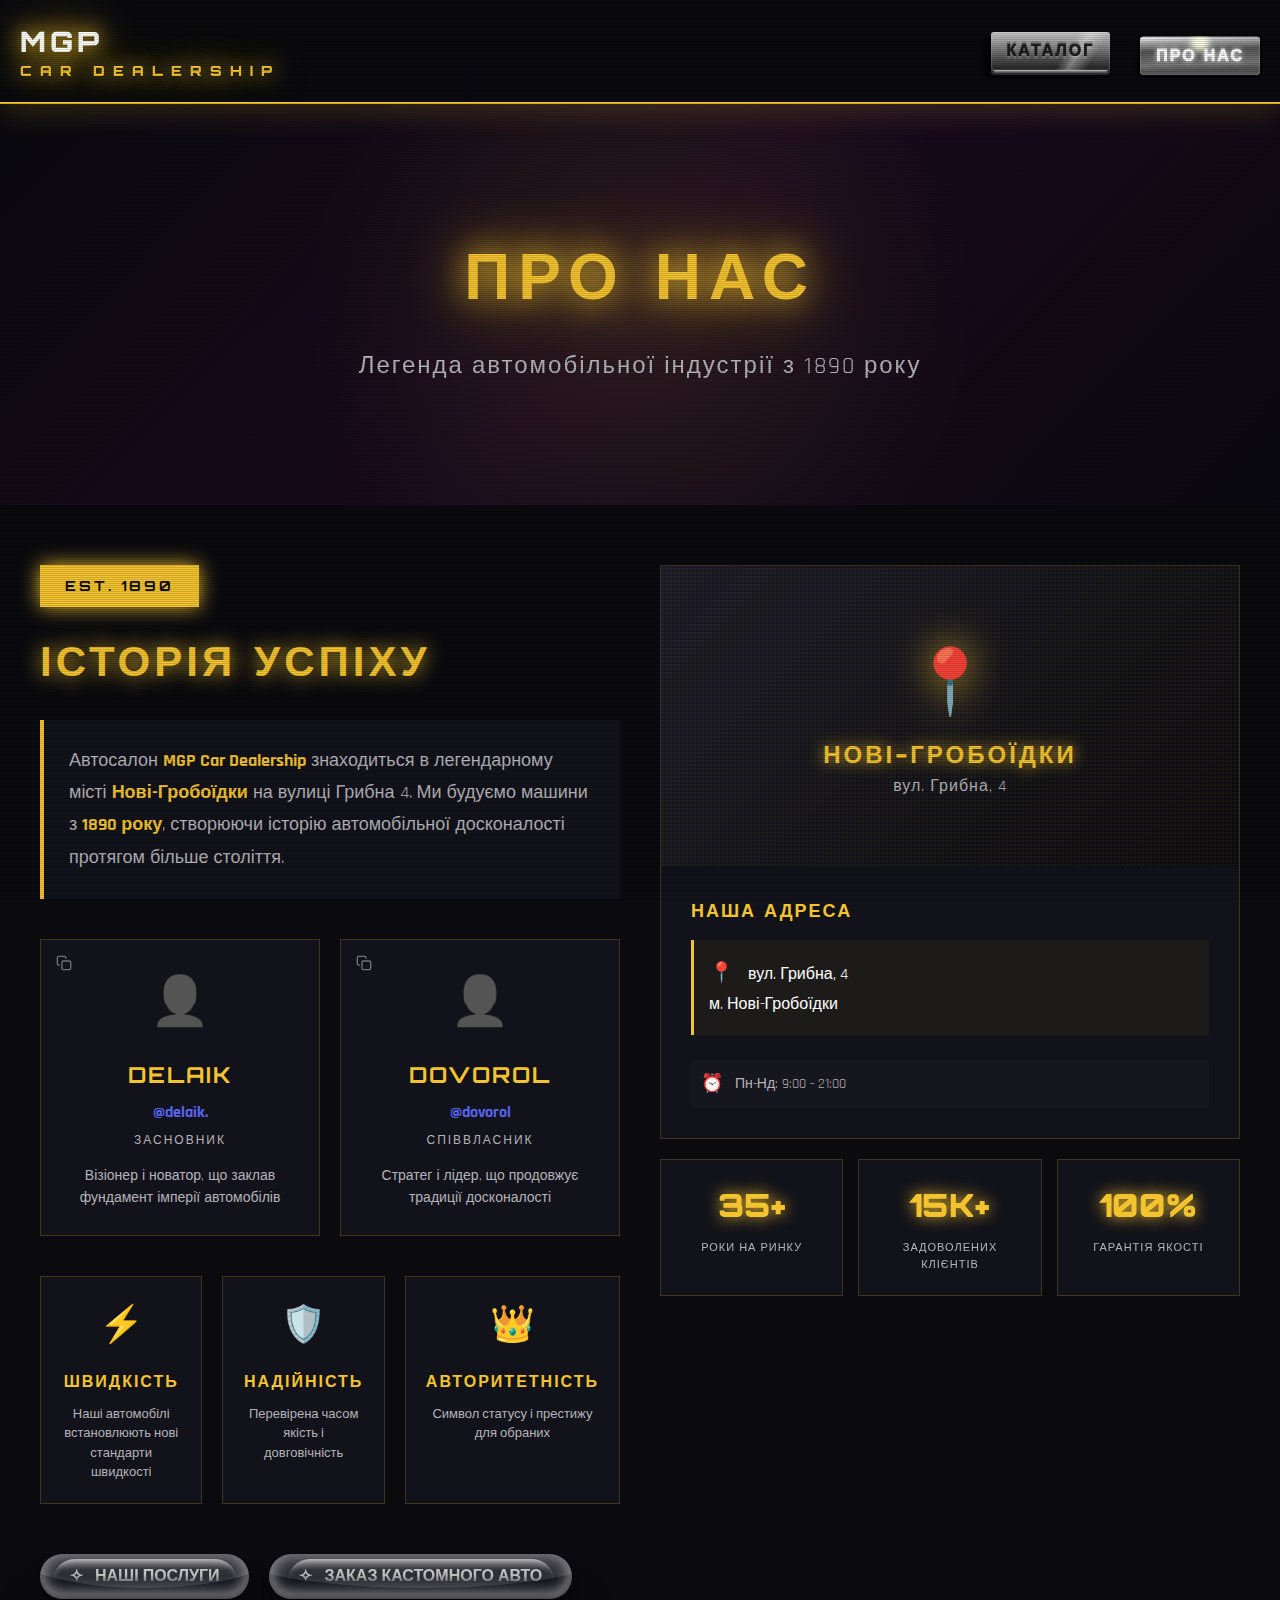
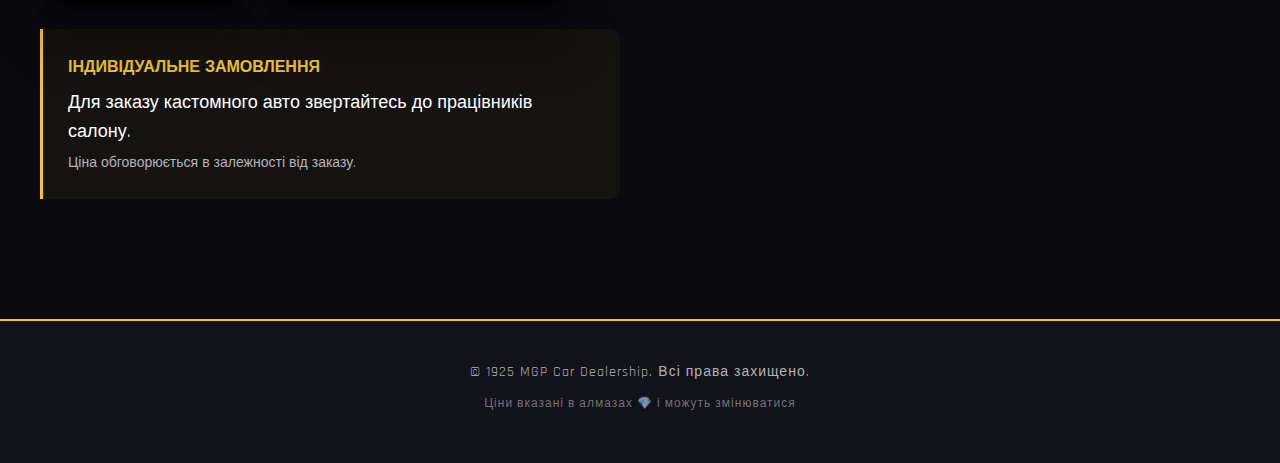
<file: about.html>
<!DOCTYPE html>
<html lang="uk">
<head>
    <meta charset="UTF-8">
    <meta name="viewport" content="width=device-width, initial-scale=1.0">
    <title>Про нас - MGP Car Dealership</title>
    <link rel="stylesheet" href="styles.css">
</head>
<body>
    <div class="scanlines"></div>
    
    <header>
        <div class="container">
            <div class="logo">
                <h1>MGP<span>CAR DEALERSHIP</span></h1>
            </div>
            <nav>
                <a href="index.html" class="nav-btn">
                    <span>Каталог</span>
                    <div class="shimmer">
                        <div></div>
                        <div></div>
                        <div></div>
                    </div>
                </a>
                <a href="about.html" class="nav-btn active">
                    <span>Про нас</span>
                    <div class="shimmer">
                        <div></div>
                        <div></div>
                        <div></div>
                    </div>
                </a>
            </nav>
        </div>
    </header>

    <section class="hero">
        <div class="hero-content">
            <h2>ПРО НАС</h2>
            <p>Легенда автомобільної індустрії з 1890 року</p>
        </div>
    </section>

    <section class="about-content">
        <div class="container">
            <div class="about-grid">
                <div class="about-text">
                    <div class="about-badge">EST. 1890</div>
                    <h3>ІСТОРІЯ УСПІХУ</h3>
                    <p class="about-intro">
                        Автосалон <span class="highlight">MGP Car Dealership</span> знаходиться в легендарному 
                        місті <span class="highlight">Нові-Гробоїдки</span> на вулиці Грибна 4. Ми будуємо машини 
                        з <span class="highlight">1890 року</span>, створюючи історію автомобільної досконалості 
                        протягом більше століття.
                    </p>

                    <div class="founders">
                        <div class="founder-card">
                            <button class="copy-btn" data-tag="@delaik." title="Копіювати тег">
                                <svg xmlns="http://www.w3.org/2000/svg" width="16" height="16" viewBox="0 0 24 24" fill="none" stroke="currentColor" stroke-width="2" stroke-linecap="round" stroke-linejoin="round"><rect x="9" y="9" width="13" height="13" rx="2" ry="2"></rect><path d="M5 15H4a2 2 0 0 1-2-2V4a2 2 0 0 1 2-2h9a2 2 0 0 1 2 2v1"></path></svg>
                            </button>
                            <div class="founder-icon">👤</div>
                            <h4>DELAIK</h4>
                            <p style="color: #5865F2; font-weight: bold; margin-bottom: 5px;">@delaik.</p>
                            <p class="founder-title">Засновник</p>
                            <p>Візіонер і новатор, що заклав фундамент імперії автомобілів</p>
                        </div>
                        <div class="founder-card">
                            <button class="copy-btn" data-tag="@dovorol" title="Копіювати тег">
                                <svg xmlns="http://www.w3.org/2000/svg" width="16" height="16" viewBox="0 0 24 24" fill="none" stroke="currentColor" stroke-width="2" stroke-linecap="round" stroke-linejoin="round"><rect x="9" y="9" width="13" height="13" rx="2" ry="2"></rect><path d="M5 15H4a2 2 0 0 1-2-2V4a2 2 0 0 1 2-2h9a2 2 0 0 1 2 2v1"></path></svg>
                            </button>
                            <div class="founder-icon">👤</div>
                            <h4>DOVOROL</h4>
                            <p style="color: #5865F2; font-weight: bold; margin-bottom: 5px;">@dovorol</p>
                            <p class="founder-title">Співвласник</p>
                            <p>Стратег і лідер, що продовжує традиції досконалості</p>
                        </div>
                    </div>

                    <div class="features-grid">
                        <div class="feature-item">
                            <div class="feature-icon">⚡</div>
                            <h5>ШВИДКІСТЬ</h5>
                            <p>Наші автомобілі встановлюють нові стандарти швидкості</p>
                        </div>
                        <div class="feature-item">
                            <div class="feature-icon">🛡️</div>
                            <h5>НАДІЙНІСТЬ</h5>
                            <p>Перевірена часом якість і довговічність</p>
                        </div>
                        <div class="feature-item">
                            <div class="feature-icon">👑</div>
                            <h5>АВТОРИТЕТНІСТЬ</h5>
                            <p>Символ статусу і престижу для обраних</p>
                        </div>
                    </div>

                    <div class="services-section" style="margin-top: 50px;">
                        <div class="services-buttons" style="display: flex; gap: 20px; flex-wrap: wrap; margin-bottom: 30px;">
                            <button class="filter-btn">
                                <div class="wrap">
                                    <p>
                                        <span>✧</span>
                                        <span>✦</span>
                                        Наші послуги
                                    </p>
                                </div>
                            </button>
                            <button class="filter-btn" onclick="window.open('https://docs.google.com/forms/d/e/1FAIpQLScwNJMNaNl8-Il7tCEU6bxSiM0XEY6sgvUser3EEn0Fl4B54Q/viewform?usp=publish-editor', '_blank')">
                                <div class="wrap">
                                    <p>
                                        <span>✧</span>
                                        <span>✦</span>
                                        Заказ кастомного авто
                                    </p>
                                </div>
                            </button>
                        </div>
                        <div class="custom-order-text" style="background: rgba(244, 196, 48, 0.05); padding: 25px; border-left: 3px solid var(--primary-color); border-radius: 0 10px 10px 0;">
                            <h4 style="color: var(--primary-color); margin-bottom: 10px; font-family: 'Orbitron', sans-serif;">ІНДИВІДУАЛЬНЕ ЗАМОВЛЕННЯ</h4>
                            <p style="color: var(--text-primary); margin-bottom: 5px; font-size: 18px;">Для заказу кастомного авто звертайтесь до працівників салону.</p>
                            <p style="color: var(--text-secondary); font-size: 14px;">Ціна обговорюється в залежності від заказу.</p>
                        </div>
                    </div>
                </div>

                <div class="about-location">
                    <div class="location-card">
                        <div class="location-map">
                            <div class="map-placeholder">
                                <div class="map-marker">📍</div>
                                <div class="map-info">
                                    <h4>НОВІ-ГРОБОЇДКИ</h4>
                                    <p>вул. Грибна, 4</p>
                                </div>
                            </div>
                        </div>
                        <div class="location-details">
                            <h4>НАША АДРЕСА</h4>
                            <p class="address">
                                <span class="address-icon">📍</span>
                                вул. Грибна, 4<br>
                                м. Нові-Гробоїдки
                            </p>
                            <div class="contact-info">
                                <div class="contact-item">
                                    <span class="contact-icon">⏰</span>
                                    <span>Пн-Нд: 9:00 - 21:00</span>
                                </div>
                            </div>
                        </div>
                    </div>

                    <div class="stats-cards">
                        <div class="stat-card">
                            <div class="stat-number">35+</div>
                            <div class="stat-label">Роки на ринку</div>
                        </div>
                        <div class="stat-card">
                            <div class="stat-number">15K+</div>
                            <div class="stat-label">Задоволених клієнтів</div>
                        </div>
                        <div class="stat-card">
                            <div class="stat-number">100%</div>
                            <div class="stat-label">Гарантія якості</div>
                        </div>
                    </div>
                </div>
            </div>
        </div>
    </section>

    <footer>
        <div class="container">
            <p>&copy; 1925 MGP Car Dealership. Всі права захищено.</p>
            <p class="footer-note">Ціни вказані в алмазах 💎 і можуть змінюватися</p>
        </div>
    </footer>

    <script>
        // Ефект для кнопок навігації
        document.addEventListener('DOMContentLoaded', () => {
            const buttons = document.querySelectorAll(".nav-btn");
            buttons.forEach((button) => {
                button.addEventListener("mousemove", (e) => {
                    const rect = button.getBoundingClientRect();
                    const offsetX = e.clientX - rect.left;
                    const percent = (offsetX / rect.width) * 100;
                    let mapped = percent - 50;
                    const step = 5;
                    mapped = Math.round(mapped / step) * step;
                    button.style.setProperty("--x", `${mapped}%`);
                });
                button.addEventListener("mouseleave", () => {
                    button.style.setProperty("--x", `0%`);
                });
            });

            // Копіювання Discord тегів
            const copyBtns = document.querySelectorAll('.copy-btn');
            copyBtns.forEach(btn => {
                btn.addEventListener('click', () => {
                    const tag = btn.dataset.tag;
                    navigator.clipboard.writeText(tag).then(() => {
                        // Зберігаємо оригінальний SVG
                        const originalContent = btn.innerHTML;
                        
                        // Показуємо галочку
                        btn.innerHTML = '<svg xmlns="http://www.w3.org/2000/svg" width="16" height="16" viewBox="0 0 24 24" fill="none" stroke="#00ff00" stroke-width="2" stroke-linecap="round" stroke-linejoin="round"><polyline points="20 6 9 17 4 12"></polyline></svg>';
                        
                        // Повертаємо назад через 2 секунди
                        setTimeout(() => {
                            btn.innerHTML = originalContent;
                        }, 2000);
                    }).catch(err => {
                        console.error('Failed to copy: ', err);
                    });
                });
            });
        });
    </script>
</body>
</html>
</file>
<file: styles.css>
@import url('https://fonts.googleapis.com/css2?family=Rajdhani:wght@300;400;500;600;700&family=Orbitron:wght@400;500;600;700;800;900&display=swap');

* {
    margin: 0;
    padding: 0;
    box-sizing: border-box;
}

:root {
    --primary-color: #f4c430;
    --secondary-color: #ff6b35;
    --bg-dark: #0a0a0f;
    --bg-card: #12121a;
    --bg-hover: #1a1a28;
    --text-primary: #ffffff;
    --text-secondary: #b4b4b8;
    --accent-cyan: #00fff5;
    --accent-pink: #ff00ff;
}

body {
    font-family: 'Rajdhani', sans-serif;
    background-color: var(--bg-dark);
    color: var(--text-primary);
    line-height: 1.6;
    overflow-x: hidden;
    position: relative;
    cursor: url('data:image/svg+xml;utf8,<svg xmlns="http://www.w3.org/2000/svg" width="32" height="32" viewBox="0 0 32 32"><text y="28" font-size="28" transform="rotate(-45 16 16)">☝️</text></svg>') 20 0, auto;
}

/* Scanlines effect */
.scanlines {
    position: fixed;
    top: 0;
    left: 0;
    width: 100%;
    height: 100%;
    pointer-events: none;
    z-index: 999;
    background: repeating-linear-gradient(
        0deg,
        rgba(0, 0, 0, 0.15),
        rgba(0, 0, 0, 0.15) 1px,
        transparent 1px,
        transparent 2px
    );
    animation: scanline 8s linear infinite;
}

@keyframes scanline {
    0% {
        transform: translateY(0);
    }
    100% {
        transform: translateY(10px);
    }
}

.container {
    max-width: 1400px;
    margin: 0 auto;
    padding: 0 20px;
}

/* Header */
header {
    background: linear-gradient(180deg, rgba(10, 10, 15, 0.98) 0%, rgba(10, 10, 15, 0.9) 100%);
    backdrop-filter: blur(10px);
    border-bottom: 2px solid var(--primary-color);
    position: sticky;
    top: 0;
    z-index: 100;
    box-shadow: 0 5px 30px rgba(244, 196, 48, 0.2);
}

/* Adaptive header light stripe that follows scroll/mouse */
.header-light {
    position: absolute;
    top: 0;
    left: -40%;
    width: 80%;
    height: 120%;
    pointer-events: none;
    z-index: 30;
    mix-blend-mode: screen;
    background: linear-gradient(90deg, rgba(255,255,255,0) 0%, rgba(255,255,255,0.35) 45%, rgba(255,255,255,0.18) 55%, rgba(255,255,255,0) 100%);
    transform: translateX(var(--hl-x, 0%)) skewX(-20deg);
    filter: blur(10px) saturate(120%);
    opacity: var(--hl-opacity, 0.45);
    transition: opacity 220ms linear;
}

@media (max-width: 768px) {
    .header-light { height: 140%; left: -50%; width: 100%; filter: blur(8px); }
}

/* Slim reflective glint on the bottom edge of the header */
.header-bottom-glint {
    position: absolute;
    left: 0;
    right: 0;
    bottom: 0;
    height: 8px;
    pointer-events: none;
    z-index: 40;
    background: linear-gradient(90deg, rgba(255,255,255,0) 0%, rgba(255,255,255,0.7) 45%, rgba(255,255,255,0.45) 55%, rgba(255,255,255,0) 100%);
    transform: translateX(var(--hb-x, 0%)) skewX(-8deg);
    filter: blur(6px) saturate(120%);
    opacity: var(--hb-opacity, 0.55);
    transition: opacity 180ms linear;
}

@media (max-width: 768px) {
    .header-bottom-glint { height: 6px; filter: blur(4px); }
}

header .container {
    display: flex;
    justify-content: space-between;
    align-items: center;
    padding: 20px;
}

.logo h1 {
    font-family: 'Orbitron', sans-serif;
    font-size: 28px;
    font-weight: 900;
    letter-spacing: 4px;
    color: var(--text-primary);
    text-shadow: 0 0 20px var(--primary-color), 0 0 40px var(--primary-color);
}

.logo h1 span {
    display: block;
    font-size: 14px;
    letter-spacing: 8px;
    color: var(--primary-color);
    margin-top: -5px;
}

nav {
    display: flex;
    gap: 30px;
}

.nav-btn {
    display: block;
    width: fit-content;
    height: fit-content;
    position: relative;
    margin: 0;
    background: linear-gradient(#ccc, #1e1e1e);
    box-shadow: inset 0 0 0.1em 0 #ccc, 0 0.3em 0.1em -0.2em #aaa, 0 0.3em 0 0 #333,
        0 0.4em 0 0.1em #0004, -0.4em 0.4em 0.2em 0 #000a;
    border-radius: 0.2em;
    text-decoration: none;
    color: #1e1e1e;
    font-weight: 1000;
    text-shadow: 0 -2px 1px #0004, 0 2px 1px #fff4;
    padding: 0.4em 1em;
    transition: all 0.2s ease;
    --x: 0%;
    cursor: url('data:image/svg+xml;utf8,<svg xmlns="http://www.w3.org/2000/svg" width="32" height="32" viewBox="0 0 32 32"><text y="28" font-size="28">🖕</text></svg>') 20 0, pointer;
    font-family: 'Orbitron', sans-serif;
    font-size: 16px;
    letter-spacing: 2px;
    text-transform: uppercase;
    overflow: hidden;
}

.nav-btn span {
    user-select: none;
    position: relative;
    z-index: 10;
}

.nav-btn::before {
    content: "";
    display: block;
    position: absolute;
    left: 0;
    right: 0;
    top: 0;
    bottom: 0;
    margin: auto;
    width: 2em;
    height: 100%;
    background: linear-gradient(90deg, #fff0 0%, #fff4 30%, #fff6 40%, #fff0 100%);
    transform: skewX(-32deg);
    translate: 2em;
    transition: all 0.2s ease;
    pointer-events: none;
}

.nav-btn:hover, .nav-btn.active {
    translate: 0 0.3em;
    color: #fff;
    text-shadow: 0 0 0 #0000, 0 0 5px #fff;
    box-shadow: inset 0 0 0.1em 0 #ccc, 0 0em 0.1em -0.2em #aaa, 0 0em 0 0 #333,
        0 0.1em 0 0.1em #0004, -0.1em 0 0.2em 0 #000a;
    background: linear-gradient(
        -182deg,
        #fff 0%,
        #aaa 16%,
        #555 36%,
        #777 70%,
        #555 84%
    );
}

.nav-btn:hover::before, .nav-btn.active::before {
    width: 1em;
    transform: skewX(0deg);
    translate: -3em;
    opacity: 0;
}

.nav-btn:hover .shimmer, .nav-btn.active .shimmer {
    opacity: 1;
}

.shimmer {
    position: absolute;
    left: 0;
    right: 0;
    top: 12%;
    z-index: 3;
    margin: auto;
    transform: translate(0, 0);
    transition: all 0.2s ease, translate 0.8s ease-out;
    --shimmer-size: 3em;
    --shimmer-clr: #fffde7;
    opacity: 0;
    translate: var(--x);
    pointer-events: none;
}

.shimmer > div,
.shimmer > div::before {
    position: absolute;
    left: 0;
    right: 0;
    top: 0;
    bottom: 0;
    margin: auto;
    z-index: 100;
    width: var(--shimmer-size);
    height: var(--shimmer-size);
}

.shimmer > div {
    --ani-speed: 8s;
    aspect-ratio: 1;
    width: calc(2 * var(--shimmer-size));
    animation: flicker-spin var(--ani-speed) linear infinite;
}

.shimmer > div + div {
    animation-delay: calc(-1 * var(--ani-speed) / 3);
}

.shimmer > div + div + div {
    animation-delay: calc(-2 * var(--ani-speed) / 3);
}

.shimmer > div::before {
    content: "";
    display: block;
    width: calc(var(--shimmer-size) / 4);
    height: calc(var(--shimmer-size) / 4);
    background: var(--shimmer-clr);
    filter: blur(4px);
    animation: flicker-spin calc(var(--ani-speed) / 2) linear reverse infinite;
}

@keyframes flicker-spin {
    0% {
        border-image: radial-gradient(var(--shimmer-clr) 69%, #0000 70%) 2%/45%;
        rotate: 0deg;
    }
    50% {
        border-image: radial-gradient(var(--shimmer-clr) 69%, #0000 70%) 0%/42%;
    }
    100% {
        border-image: radial-gradient(var(--shimmer-clr) 69%, #0000 70%) 2%/45%;
        rotate: 360deg;
    }
}

/* Hero Section */
.hero {
    background: linear-gradient(135deg, #0a0a0f 0%, #1a0a1f 50%, #0a0a0f 100%);
    padding: 120px 20px;
    text-align: center;
    position: relative;
    overflow: hidden;
}

/* Three.js 3D text container in hero */
#three-text-container {
    width: 100%;
    height: 140px;
    max-height: 180px;
    margin: 0 auto 10px auto;
    pointer-events: none; /* let mouse events pass to page */
}

.hero-fallback {
    font-family: 'Orbitron', sans-serif;
    font-size: 48px;
    letter-spacing: 6px;
    margin-top: 8px;
}

.hero::before {
    content: '';
    position: absolute;
    top: 0;
    left: 0;
    width: 100%;
    height: 100%;
    background: radial-gradient(circle at 50% 50%, rgba(244, 196, 48, 0.1) 0%, transparent 50%);
}

.hero-content {
    position: relative;
    z-index: 1;
}

.hero h2 {
    font-family: 'Orbitron', sans-serif;
    font-size: 64px;
    font-weight: 900;
    letter-spacing: 8px;
    color: var(--primary-color);
    text-shadow: 0 0 30px var(--primary-color), 0 0 60px var(--primary-color);
    margin-bottom: 20px;
    animation: glow 2s ease-in-out infinite alternate;
}

@keyframes glow {
    from {
        text-shadow: 0 0 20px var(--primary-color), 0 0 40px var(--primary-color);
    }
    to {
        text-shadow: 0 0 30px var(--primary-color), 0 0 60px var(--primary-color), 0 0 80px var(--primary-color);
    }
}

.hero p {
    font-size: 24px;
    color: var(--text-secondary);
    letter-spacing: 2px;
}

/* Filters */
.filters {
    padding: 40px 20px;
    background: var(--bg-card);
    border-bottom: 1px solid rgba(244, 196, 48, 0.2);
}

.filters .container {
    display: flex;
    justify-content: center;
    gap: 20px;
    flex-wrap: wrap;
}

.filter-btn {
    --white: #ffe7ff;
    --bg: var(--bg-card);
    --radius: 100px;
    outline: none;
    cursor: url('data:image/svg+xml;utf8,<svg xmlns="http://www.w3.org/2000/svg" width="32" height="32" viewBox="0 0 32 32"><text y="28" font-size="28">🖕</text></svg>') 20 0, pointer;
    border: 0;
    position: relative;
    border-radius: var(--radius);
    background-color: var(--bg);
    transition: all 0.2s ease;
    box-shadow:
        inset 0 0.3rem 0.9rem rgba(255, 255, 255, 0.3),
        inset 0 -0.1rem 0.3rem rgba(0, 0, 0, 0.7),
        inset 0 -0.4rem 0.9rem rgba(255, 255, 255, 0.5),
        0 3rem 3rem rgba(0, 0, 0, 0.3),
        0 1rem 1rem -0.6rem rgba(0, 0, 0, 0.8);
    font-family: 'Rajdhani', sans-serif;
    text-transform: uppercase;
    padding: 0;
    overflow: visible;
}

.filter-btn .wrap {
    font-size: 16px;
    font-weight: 600;
    color: rgba(255, 255, 255, 0.7);
    padding: 12px 30px;
    border-radius: inherit;
    position: relative;
    overflow: hidden;
    display: block;
}

.filter-btn .wrap p span:nth-child(2) {
    display: none;
}

.filter-btn:hover .wrap p span:nth-child(1),
.filter-btn.active .wrap p span:nth-child(1) {
    display: none;
}

.filter-btn:hover .wrap p span:nth-child(2),
.filter-btn.active .wrap p span:nth-child(2) {
    display: inline-block;
    color: var(--primary-color);
}

.filter-btn .wrap p {
    display: flex;
    align-items: center;
    justify-content: center;
    gap: 12px;
    margin: 0;
    transition: all 0.2s ease;
    transform: translateY(2%);
    mask-image: linear-gradient(to bottom, white 40%, transparent);
    -webkit-mask-image: linear-gradient(to bottom, white 40%, transparent);
}

.filter-btn .wrap::before,
.filter-btn .wrap::after {
    content: "";
    position: absolute;
    transition: all 0.3s ease;
}

.filter-btn .wrap::before {
    left: -15%;
    right: -15%;
    bottom: 25%;
    top: -100%;
    border-radius: 50%;
    background-color: rgba(255, 255, 255, 0.12);
}

.filter-btn .wrap::after {
    left: 6%;
    right: 6%;
    top: 12%;
    bottom: 40%;
    border-radius: 22px 22px 0 0;
    box-shadow: inset 0 10px 8px -10px rgba(255, 255, 255, 0.8);
    background: linear-gradient(
        180deg,
        rgba(255, 255, 255, 0.3) 0%,
        rgba(0, 0, 0, 0) 50%,
        rgba(0, 0, 0, 0) 100%
    );
}

.filter-btn:hover,
.filter-btn.active {
    box-shadow:
        inset 0 0.3rem 0.5rem rgba(255, 255, 255, 0.4),
        inset 0 -0.1rem 0.3rem rgba(0, 0, 0, 0.7),
        inset 0 -0.4rem 0.9rem rgba(255, 255, 255, 0.7),
        0 3rem 3rem rgba(0, 0, 0, 0.3),
        0 1rem 1rem -0.6rem rgba(0, 0, 0, 0.8);
}

.filter-btn.active {
    box-shadow:
        inset 0 0.3rem 0.5rem rgba(244, 196, 48, 0.4),
        inset 0 -0.1rem 0.3rem rgba(0, 0, 0, 0.7),
        inset 0 -0.4rem 0.9rem rgba(244, 196, 48, 0.7),
        0 3rem 3rem rgba(0, 0, 0, 0.3),
        0 1rem 1rem -0.6rem rgba(0, 0, 0, 0.8);
}

.filter-btn:hover .wrap::before,
.filter-btn.active .wrap::before {
    transform: translateY(-5%);
}

.filter-btn:hover .wrap::after,
.filter-btn.active .wrap::after {
    opacity: 0.4;
    transform: translateY(5%);
}

.filter-btn:hover .wrap p,
.filter-btn.active .wrap p {
    transform: translateY(-4%);
}

.filter-btn:active {
    transform: translateY(4px);
    box-shadow:
        inset 0 0.3rem 0.5rem rgba(255, 255, 255, 0.5),
        inset 0 -0.1rem 0.3rem rgba(0, 0, 0, 0.8),
        inset 0 -0.4rem 0.9rem rgba(255, 255, 255, 0.4),
        0 3rem 3rem rgba(0, 0, 0, 0.3),
        0 1rem 1rem -0.6rem rgba(0, 0, 0, 0.8);
}

/* Catalog */
.catalog {
    padding: 60px 20px;
}

.car-grid {
    display: grid;
    grid-template-columns: repeat(auto-fill, minmax(380px, 1fr));
    gap: 30px;
}

.car-card {
    background: var(--bg-card);
    border: 1px solid rgba(244, 196, 48, 0.2);
    overflow: visible;
    transition: all 0.4s ease;
    position: relative;
    cursor: url('data:image/svg+xml;utf8,<svg xmlns="http://www.w3.org/2000/svg" width="32" height="32" viewBox="0 0 32 32"><text y="28" font-size="28">🖕</text></svg>') 20 0, pointer;
}

.card-glare-container {
    position: absolute;
    top: 0;
    left: 0;
    width: 100%;
    height: 100%;
    overflow: hidden;
    pointer-events: none;
    z-index: 1;
    border-radius: inherit;
}

.card-glare-container::before {
    content: '';
    position: absolute;
    top: 0;
    left: -100%;
    width: 100%;
    height: 100%;
    background: linear-gradient(90deg, transparent, rgba(244, 196, 48, 0.1), transparent);
    transition: left 0.6s ease;
}

.car-card:hover .card-glare-container::before,
.car-card.in-view .card-glare-container::before {
    left: 100%;
}

.car-card:hover,
.car-card.in-view {
    transform: translateY(-10px);
    border-color: var(--primary-color);
    box-shadow: 0 10px 40px rgba(244, 196, 48, 0.3);
}

/* Додаткова анімація для мобільних при появі */
@media (max-width: 768px) {
    .car-card {
        opacity: 0;
        transform: translateY(30px);
        transition: all 0.6s ease;
    }

    .car-card.in-view {
        opacity: 1;
        transform: translateY(-10px);
    }
}

.car-image {
    position: relative;
    height: 250px;
    overflow: hidden;
    border-radius: 0;
}

/* Small Three.js viewport for a diamond icon on each card */
.diamond-viewport {
    position: absolute;
    top: 10px;
    right: 10px;
    width: 92px;
    height: 92px;
    pointer-events: none; /* allow clicks through to card */
    z-index: 6;
}
.diamond-viewport canvas {
    width: 100%;
    height: 100%;
    display: block;
}

/* Inline diamond next to price */
.price-with-diamond {
    display: inline-flex;
    align-items: center;
    gap: 6px;
}
.diamond-inline {
    width: 64px;
    height: 64px;
    pointer-events: none;
    display: inline-block;
}
.diamond-inline canvas { width: 100%; height: 100%; display: block; }

/* Slider styles */
.car-slider {
    width: 100%;
    height: 100%;
    position: relative;
}

/* Градієнт overlay створюється через JS */
.slider-gradient-overlay {
    position: absolute;
    top: 0;
    left: 0;
    width: 100%;
    height: 100%;
    opacity: 0.35;
    mix-blend-mode: overlay;
    pointer-events: none;
    z-index: 1;
}

/* Градієнтна полоска зверху */
.car-slider[data-gradient]::before {
    content: '';
    position: absolute;
    top: 0;
    left: 0;
    width: 100%;
    height: 8px;
    background: var(--slider-gradient);
    pointer-events: none;
    z-index: 3;
    box-shadow: 0 2px 15px rgba(0, 0, 0, 0.5);
}

.car-slider::after {
    content: '';
    position: absolute;
    bottom: 0;
    left: 0;
    width: 100%;
    height: 40%;
    background: linear-gradient(
        to top,
        rgba(10, 10, 15, 0.8) 0%,
        rgba(10, 10, 15, 0.4) 50%,
        transparent 100%
    );
    pointer-events: none;
    z-index: 1;
}

.slider-image {
    position: absolute;
    top: 0;
    left: 0;
    width: 100%;
    height: 100%;
    background-size: cover;
    background-position: center;
    background-repeat: no-repeat;
    opacity: 0;
    transition: opacity 0.8s ease-in-out;
}

.slider-image.active {
    opacity: 1;
}

.slider-brand-text {
    position: absolute;
    top: 50%;
    left: 50%;
    transform: translate(-50%, -50%);
    font-family: 'Orbitron', sans-serif;
    font-size: 32px;
    font-weight: 900;
    letter-spacing: 4px;
    z-index: 2;
    pointer-events: none;
    text-align: center;
}

.car-slider[data-gradient] .slider-brand-text {
    background: var(--slider-gradient, linear-gradient(135deg, #30cfd0 0%, #330867 100%));
    background-clip: text;
    -webkit-background-clip: text;
    -webkit-text-fill-color: transparent;
    text-shadow: none;
    filter: drop-shadow(0 2px 10px rgba(0, 0, 0, 0.5));
}

.slider-dots {
    position: absolute;
    bottom: 15px;
    left: 50%;
    transform: translateX(-50%);
    display: flex;
    gap: 8px;
    z-index: 2;
}

.slider-dots .dot {
    width: 10px;
    height: 10px;
    border-radius: 50%;
    background: rgba(255, 255, 255, 0.5);
    cursor: url('data:image/svg+xml;utf8,<svg xmlns="http://www.w3.org/2000/svg" width="32" height="32" viewBox="0 0 32 32"><text y="28" font-size="28">🖕</text></svg>') 20 0, pointer;
    transition: all 0.3s ease;
}

.slider-dots .dot.active {
    background: var(--primary-color);
    box-shadow: 0 0 10px var(--primary-color);
    transform: scale(1.2);
}

.slider-dots .dot:hover {
    background: rgba(255, 255, 255, 0.8);
}

.placeholder-img {
    width: 100%;
    height: 100%;
    display: flex;
    align-items: center;
    justify-content: center;
    font-family: 'Orbitron', sans-serif;
    font-size: 32px;
    font-weight: 900;
    color: rgba(255, 255, 255, 0.8);
    text-shadow: 0 2px 10px rgba(0, 0, 0, 0.5);
    letter-spacing: 4px;
}

.car-badge {
    position: absolute;
    top: 15px;
    right: 15px;
    background: var(--primary-color);
    color: var(--bg-dark);
    padding: 8px 20px;
    font-weight: 700;
    font-size: 12px;
    letter-spacing: 2px;
    z-index: 2;
    box-shadow: 0 0 20px var(--primary-color);
}

.car-badge.hot {
    background: var(--secondary-color);
    animation: pulse 2s ease-in-out infinite;
}

@keyframes pulse {
    0%, 100% {
        box-shadow: 0 0 20px var(--secondary-color);
    }
    50% {
        box-shadow: 0 0 30px var(--secondary-color), 0 0 40px var(--secondary-color);
    }
}

.car-info {
    padding: 25px;
    position: relative;
    overflow: visible;
    z-index: 2;
}

.car-info h3 {
    font-family: 'Orbitron', sans-serif;
    font-size: 22px;
    font-weight: 700;
    letter-spacing: 2px;
    margin-bottom: 8px;
    color: var(--text-primary);
}

.car-type {
    color: var(--primary-color);
    font-size: 14px;
    font-weight: 600;
    letter-spacing: 2px;
    text-transform: uppercase;
    margin-bottom: 20px;
}

/* Color Palette */
.car-colors {
    margin-bottom: 25px;
    position: relative;
    overflow: visible;
}

.colors-label {
    display: block;
    font-size: 12px;
    color: var(--text-secondary);
    letter-spacing: 1px;
    text-transform: uppercase;
    margin-bottom: 12px;
}

.color-palette {
    display: flex;
    gap: 10px;
    flex-wrap: wrap;
}

.color-circle {
    width: 36px;
    height: 36px;
    border-radius: 50%;
    box-shadow: 0 0 0 2px rgba(244, 196, 48, 0.2);
    transition: all 0.3s ease;
    position: relative;
    cursor: url('data:image/svg+xml;utf8,<svg xmlns="http://www.w3.org/2000/svg" width="32" height="32" viewBox="0 0 32 32"><text y="28" font-size="28">🖕</text></svg>') 20 0, pointer;
}

.color-circle:hover {
    transform: scale(1.2);
    box-shadow: 0 0 0 2px var(--primary-color), 0 0 15px rgba(244, 196, 48, 0.5);
}

.color-circle.rainbow {
    background: linear-gradient(135deg, 
        #ff0000 0%, 
        #ff7f00 14%, 
        #ffff00 28%, 
        #00ff00 42%, 
        #0000ff 57%, 
        #4b0082 71%, 
        #9400d3 85%, 
        #ff0000 100%
    );
    animation: rainbowRotate 3s linear infinite;
}

@keyframes rainbowRotate {
    0% {
        filter: hue-rotate(0deg);
    }
    100% {
        filter: hue-rotate(360deg);
    }
}

/* Tooltip */
.color-circle::after {
    content: attr(data-tooltip);
    position: absolute;
    bottom: calc(100% + 10px);
    left: 50%;
    transform: translateX(-50%) scale(0);
    background: var(--bg-dark);
    color: var(--text-primary);
    padding: 8px 12px;
    border-radius: 4px;
    font-size: 12px;
    white-space: nowrap;
    border: 1px solid var(--primary-color);
    box-shadow: 0 5px 20px rgba(0, 0, 0, 0.5);
    pointer-events: none;
    opacity: 0;
    transition: all 0.3s ease;
    z-index: 1000;
}

.color-circle:hover::after,
.color-circle.active::after {
    transform: translateX(-50%) scale(1);
    opacity: 1;
}

/* Arrow for tooltip */
.color-circle::before {
    content: '';
    position: absolute;
    bottom: calc(100% + 4px);
    left: 50%;
    transform: translateX(-50%) scale(0);
    border: 6px solid transparent;
    border-top-color: var(--primary-color);
    pointer-events: none;
    opacity: 0;
    transition: all 0.3s ease;
    z-index: 1000;
}

.color-circle:hover::before,
.color-circle.active::before {
    transform: translateX(-50%) scale(1);
    opacity: 1;
}

.car-price {
    display: flex;
    justify-content: space-between;
    align-items: center;
    padding-top: 20px;
    border-top: 1px solid rgba(244, 196, 48, 0.2);
}

.price-wrapper {
    display: flex;
    flex-direction: column;
    gap: 5px;
}

.old-price-row {
    display: flex;
    align-items: center;
    gap: 8px;
}

.discount-badge {
    display: inline-block;
    background: var(--secondary-color);
    color: var(--text-primary);
    padding: 4px 10px;
    font-size: 12px;
    font-weight: 700;
    letter-spacing: 1px;
    border-radius: 3px;
    animation: pulse 2s ease-in-out infinite;
}

.old-price {
    font-family: 'Orbitron', sans-serif;
    font-size: 16px;
    color: var(--text-secondary);
    text-decoration: line-through;
    opacity: 0.6;
}

.price {
    font-family: 'Orbitron', sans-serif;
    font-size: 26px;
    font-weight: 700;
    color: var(--primary-color);
    text-shadow: 0 0 10px var(--primary-color);
}

.buy-btn {
    background: transparent;
    color: var(--primary-color);
    border: 1px solid var(--primary-color);
    padding: 12px 25px;
    font-family: 'Rajdhani', sans-serif;
    font-size: 14px;
    font-weight: 700;
    letter-spacing: 2px;
    text-transform: uppercase;
    cursor: url('data:image/svg+xml;utf8,<svg xmlns="http://www.w3.org/2000/svg" width="32" height="32" viewBox="0 0 32 32"><text y="28" font-size="28">🖕</text></svg>') 20 0, pointer;
    transition: all 0.3s ease;
    position: relative;
    overflow: hidden;
    --x: 0%;
}

.buy-btn span {
    position: relative;
    z-index: 10;
}

.buy-btn:hover {
    background: rgba(244, 196, 48, 0.1);
    box-shadow: 0 0 20px rgba(244, 196, 48, 0.4);
    transform: translateY(-2px);
}

.buy-btn:hover .shimmer {
    opacity: 1;
}

/* About Page Styles */
.about-content {
    padding: 60px 20px;
    min-height: 70vh;
}

.about-grid {
    display: grid;
    grid-template-columns: 1fr 1fr;
    gap: 40px;
    align-items: start;
}

.about-text {
    position: relative;
}

.about-badge {
    display: inline-block;
    background: var(--primary-color);
    color: var(--bg-dark);
    padding: 10px 25px;
    font-family: 'Orbitron', sans-serif;
    font-size: 14px;
    font-weight: 700;
    letter-spacing: 3px;
    margin-bottom: 20px;
    box-shadow: 0 0 20px var(--primary-color);
}

.about-text h3 {
    font-family: 'Orbitron', sans-serif;
    font-size: 42px;
    font-weight: 900;
    letter-spacing: 4px;
    color: var(--primary-color);
    margin-bottom: 25px;
    text-shadow: 0 0 20px var(--primary-color);
}

.about-intro {
    font-size: 18px;
    line-height: 1.8;
    color: var(--text-secondary);
    margin-bottom: 40px;
    padding: 25px;
    background: var(--bg-card);
    border-left: 4px solid var(--primary-color);
}

.highlight {
    color: var(--primary-color);
    font-weight: 700;
}

.founders {
    display: grid;
    grid-template-columns: 1fr 1fr;
    gap: 20px;
    margin-bottom: 40px;
}

.founder-card {
    background: var(--bg-card);
    border: 1px solid rgba(244, 196, 48, 0.2);
    padding: 25px;
    text-align: center;
    transition: all 0.3s ease;
    position: relative;
    cursor: url('data:image/svg+xml;utf8,<svg xmlns="http://www.w3.org/2000/svg" width="32" height="32" viewBox="0 0 32 32"><text y="28" font-size="28">🖕</text></svg>') 20 0, pointer;
}

.copy-btn {
    position: absolute;
    top: 10px;
    left: 10px;
    background: transparent;
    border: none;
    color: var(--text-secondary);
    cursor: url('data:image/svg+xml;utf8,<svg xmlns="http://www.w3.org/2000/svg" width="32" height="32" viewBox="0 0 32 32"><text y="28" font-size="28">🖕</text></svg>') 20 0, pointer;
    padding: 5px;
    border-radius: 4px;
    transition: all 0.3s ease;
    opacity: 0.6;
    z-index: 10;
}

.copy-btn:hover {
    color: var(--primary-color);
    background: rgba(244, 196, 48, 0.1);
    opacity: 1;
    transform: scale(1.1);
}

.copy-btn svg {
    display: block;
}

.founder-card:hover {
    border-color: var(--primary-color);
    box-shadow: 0 5px 20px rgba(244, 196, 48, 0.3);
    transform: translateY(-5px);
    cursor: url('data:image/svg+xml;utf8,<svg xmlns="http://www.w3.org/2000/svg" width="32" height="32" viewBox="0 0 32 32"><text y="28" font-size="28">🖕</text></svg>') 20 0, pointer;
}

.founder-icon {
    font-size: 48px;
    margin-bottom: 15px;
    filter: grayscale(100%) brightness(0.8);
}

.founder-card h4 {
    font-family: 'Orbitron', sans-serif;
    font-size: 22px;
    font-weight: 700;
    letter-spacing: 2px;
    color: var(--primary-color);
    margin-bottom: 8px;
}

.founder-title {
    font-size: 12px;
    color: var(--text-secondary);
    text-transform: uppercase;
    letter-spacing: 2px;
    margin-bottom: 15px;
}

.founder-card p:last-child {
    font-size: 14px;
    color: var(--text-secondary);
    line-height: 1.6;
}

.features-grid {
    display: grid;
    grid-template-columns: repeat(3, 1fr);
    gap: 20px;
}

.feature-item {
    background: var(--bg-card);
    border: 1px solid rgba(244, 196, 48, 0.2);
    padding: 20px;
    text-align: center;
    transition: all 0.3s ease;
    cursor: url('data:image/svg+xml;utf8,<svg xmlns="http://www.w3.org/2000/svg" width="32" height="32" viewBox="0 0 32 32"><text y="28" font-size="28">🖕</text></svg>') 20 0, pointer;
}

.feature-item:hover {
    border-color: var(--primary-color);
    box-shadow: 0 5px 20px rgba(244, 196, 48, 0.3);
}

.feature-icon {
    font-size: 36px;
    margin-bottom: 15px;
}

.feature-item h5 {
    font-family: 'Orbitron', sans-serif;
    font-size: 16px;
    font-weight: 700;
    letter-spacing: 2px;
    color: var(--primary-color);
    margin-bottom: 10px;
}

.feature-item p {
    font-size: 13px;
    color: var(--text-secondary);
    line-height: 1.5;
}

.about-location {
    position: sticky;
    top: 100px;
}

.location-card {
    background: var(--bg-card);
    border: 1px solid rgba(244, 196, 48, 0.2);
    overflow: hidden;
    margin-bottom: 20px;
}

.location-map {
    height: 300px;
    background: linear-gradient(135deg, #1a1a28 0%, #0a0a0f 100%);
    position: relative;
    overflow: hidden;
}

.map-placeholder {
    width: 100%;
    height: 100%;
    display: flex;
    flex-direction: column;
    align-items: center;
    justify-content: center;
    position: relative;
}

.map-placeholder::before {
    content: '';
    position: absolute;
    width: 200%;
    height: 200%;
    background: repeating-linear-gradient(
        0deg,
        transparent,
        transparent 2px,
        rgba(244, 196, 48, 0.03) 2px,
        rgba(244, 196, 48, 0.03) 4px
    ),
    repeating-linear-gradient(
        90deg,
        transparent,
        transparent 2px,
        rgba(244, 196, 48, 0.03) 2px,
        rgba(244, 196, 48, 0.03) 4px
    );
    animation: mapGrid 20s linear infinite;
}

@keyframes mapGrid {
    0% {
        transform: translate(0, 0);
    }
    100% {
        transform: translate(50px, 50px);
    }
}

.map-marker {
    font-size: 64px;
    z-index: 1;
    filter: drop-shadow(0 0 20px var(--primary-color));
    animation: bounce 2s ease-in-out infinite;
}

@keyframes bounce {
    0%, 100% {
        transform: translateY(0);
    }
    50% {
        transform: translateY(-10px);
    }
}

.map-info {
    z-index: 1;
    text-align: center;
}

.map-info h4 {
    font-family: 'Orbitron', sans-serif;
    font-size: 24px;
    font-weight: 700;
    letter-spacing: 3px;
    color: var(--primary-color);
    text-shadow: 0 0 15px var(--primary-color);
}

.map-info p {
    font-size: 16px;
    color: var(--text-secondary);
    letter-spacing: 1px;
}

.location-details {
    padding: 30px;
}

.location-details h4 {
    font-family: 'Orbitron', sans-serif;
    font-size: 18px;
    font-weight: 700;
    letter-spacing: 2px;
    color: var(--primary-color);
    margin-bottom: 15px;
}

.address {
    font-size: 16px;
    color: var(--text-primary);
    line-height: 1.8;
    margin-bottom: 25px;
    padding: 15px;
    background: rgba(244, 196, 48, 0.05);
    border-left: 3px solid var(--primary-color);
}

.address-icon {
    font-size: 20px;
    margin-right: 10px;
}

.contact-info {
    display: flex;
    flex-direction: column;
    gap: 12px;
}

.contact-item {
    display: flex;
    align-items: center;
    gap: 12px;
    font-size: 14px;
    color: var(--text-secondary);
    padding: 10px;
    background: rgba(255, 255, 255, 0.02);
    border-radius: 4px;
}

.contact-icon {
    font-size: 18px;
}

.stats-cards {
    display: grid;
    grid-template-columns: repeat(3, 1fr);
    gap: 15px;
}

.stat-card {
    background: var(--bg-card);
    border: 1px solid rgba(244, 196, 48, 0.2);
    padding: 20px;
    text-align: center;
    transition: all 0.3s ease;
    cursor: url('data:image/svg+xml;utf8,<svg xmlns="http://www.w3.org/2000/svg" width="32" height="32" viewBox="0 0 32 32"><text y="28" font-size="28">🖕</text></svg>') 20 0, pointer;
}

.stat-card:hover {
    border-color: var(--primary-color);
    box-shadow: 0 5px 20px rgba(244, 196, 48, 0.3);
    transform: translateY(-5px);
}

.stat-number {
    font-family: 'Orbitron', sans-serif;
    font-size: 32px;
    font-weight: 900;
    color: var(--primary-color);
    text-shadow: 0 0 15px var(--primary-color);
    margin-bottom: 8px;
}

.stat-label {
    font-size: 11px;
    color: var(--text-secondary);
    text-transform: uppercase;
    letter-spacing: 1px;
}

/* Footer */
footer {
    background: var(--bg-card);
    border-top: 2px solid var(--primary-color);
    padding: 40px 20px;
    text-align: center;
    margin-top: 60px;
}

footer p {
    color: var(--text-secondary);
    font-size: 14px;
    letter-spacing: 1px;
    margin-bottom: 10px;
}

.footer-note {
    font-size: 12px;
    color: rgba(180, 180, 184, 0.6);
}

/* Responsive */
@media (max-width: 1024px) {
    .about-grid {
        grid-template-columns: 1fr;
        gap: 30px;
    }

    .about-location {
        position: static;
    }

    .founders {
        grid-template-columns: 1fr;
    }

    .features-grid {
        grid-template-columns: 1fr;
    }

    .hero h2 {
        font-size: 48px;
        letter-spacing: 4px;
    }

    .hero p {
        font-size: 20px;
    }

    .car-grid {
        grid-template-columns: repeat(auto-fill, minmax(320px, 1fr));
        gap: 20px;
    }
}

@media (max-width: 768px) {
    .hero {
        padding: 80px 20px;
    }

    .hero h2 {
        font-size: 32px;
        letter-spacing: 2px;
    }

    .hero p {
        font-size: 16px;
        letter-spacing: 1px;
    }

    .car-grid {
        grid-template-columns: 1fr;
        gap: 20px;
    }

    nav {
        gap: 15px;
        flex-wrap: wrap;
        justify-content: center;
    }

    nav a {
        font-size: 14px;
        letter-spacing: 1px;
    }

    .logo h1 {
        font-size: 24px;
        letter-spacing: 2px;
    }

    .logo h1 span {
        font-size: 12px;
        letter-spacing: 4px;
    }

    header .container {
        flex-direction: column;
        gap: 20px;
        padding: 15px;
    }

    .filters .container {
        gap: 10px;
    }

    .filter-btn {
        padding: 10px 20px;
        font-size: 14px;
        letter-spacing: 1px;
    }

    .car-card {
        max-width: 100%;
    }

    .car-info h3 {
        font-size: 18px;
        letter-spacing: 1px;
    }

    .price {
        font-size: 22px;
    }

    .buy-btn {
        padding: 10px 20px;
        font-size: 12px;
    }

    .car-price {
        flex-direction: column;
        gap: 15px;
        align-items: flex-start;
    }

    .price-wrapper {
        width: 100%;
    }

    .buy-btn {
        width: 100%;
    }

    .about-text h3 {
        font-size: 28px;
        letter-spacing: 2px;
    }

    .about-intro {
        font-size: 16px;
        padding: 20px;
    }

    .stats-cards {
        grid-template-columns: 1fr;
    }

    .location-map {
        height: 250px;
    }
}

@media (max-width: 480px) {
    .hero h2 {
        font-size: 24px;
        letter-spacing: 1px;
    }

    .hero p {
        font-size: 14px;
    }

    .logo h1 {
        font-size: 20px;
    }

    .logo h1 span {
        font-size: 10px;
        letter-spacing: 3px;
    }

    nav a {
        font-size: 12px;
    }

    .car-image {
        height: 200px;
    }

    .placeholder-img {
        font-size: 24px;
    }

    .car-info {
        padding: 20px;
    }

    .stat-label {
        font-size: 11px;
    }
}

@media (max-width: 768px) {
    /* Оптимізація кнопок послуг для мобільних */
    .services-buttons {
        gap: 12px !important;
        justify-content: center;
    }

    .services-buttons .filter-btn {
        flex: 1 1 100%; /* На мобільних кнопки на всю ширину */
        max-width: 100%;
        margin-bottom: 5px;
        /* Зменшуємо тінь, щоб кнопка не виглядала такою масивною */
        box-shadow:
            inset 0 0.3rem 0.9rem rgba(255, 255, 255, 0.3),
            inset 0 -0.1rem 0.3rem rgba(0, 0, 0, 0.7),
            inset 0 -0.4rem 0.9rem rgba(255, 255, 255, 0.5),
            0 1rem 1rem rgba(0, 0, 0, 0.3),
            0 0.5rem 0.5rem -0.3rem rgba(0, 0, 0, 0.8);
    }

    .services-buttons .filter-btn .wrap {
        padding: 10px 20px;
        font-size: 14px;
        width: 100%;
        box-sizing: border-box;
    }
}

/* Basketball Game */
#basketball-game {
    position: fixed;
    top: 0;
    left: 0;
    width: 100vw;
    height: 100vh;
    z-index: 9999;
    pointer-events: none;
    font-family: 'Orbitron', sans-serif;
    overflow: hidden;
    display: none; /* Hidden by default */
}

#basketball-game.active {
    display: block;
}

.play-game-btn {
    display: block;
    margin: 40px auto;
    padding: 15px 40px;
    background: transparent;
    border: 2px solid var(--primary-color);
    color: var(--primary-color);
    font-family: 'Orbitron', sans-serif;
    font-size: 20px;
    font-weight: 700;
    text-transform: uppercase;
    letter-spacing: 2px;
    cursor: url('data:image/svg+xml;utf8,<svg xmlns="http://www.w3.org/2000/svg" width="32" height="32" viewBox="0 0 32 32"><text y="28" font-size="28">🖕</text></svg>') 25 0, pointer;
    transition: all 0.3s ease;
    position: relative;
    overflow: hidden;
    z-index: 10;
}

.play-game-btn:hover {
    background: var(--primary-color);
    color: #000;
    box-shadow: 0 0 20px var(--primary-color);
    transform: translateY(-5px);
}

.desktop-only {
    display: block;
}

@media (max-width: 1024px) {
    .desktop-only {
        display: none !important;
    }
}

.hoop-container {
    position: absolute;
    top: 150px;
    right: 0;
    pointer-events: auto;
    z-index: 1;
    width: 200px;
    height: 200px;
}

.game-mode {
    user-select: none;
    -webkit-user-select: none;
    overflow: hidden;
}

.game-mode img {
    -webkit-user-drag: none;
    user-select: none;
    pointer-events: none;
}

/* Re-enable pointer events for game elements */
.game-mode #basketball-game,
.game-mode .ball,
.game-mode .play-game-btn,
.game-mode #close-game-btn {
    pointer-events: auto;
}

.hoop-img {
    width: 100%;
    height: auto;
    filter: drop-shadow(0 5px 15px rgba(0,0,0,0.5));
}

.ball {
    width: 80px;
    height: 80px;
    position: absolute;
    bottom: 20px;
    left: 50%;
    /* transform: translateX(-50%); Removed to fix hitbox alignment */
    cursor: url('data:image/svg+xml;utf8,<svg xmlns="http://www.w3.org/2000/svg" width="32" height="32" viewBox="0 0 32 32"><text y="28" font-size="28">🖕</text></svg>') 16 16, grab;
    pointer-events: auto;
    z-index: 1000;
    /* No background or border radius on container, image handles it */
}

.ball-img {
    width: 100%;
    height: 100%;
    object-fit: contain;
    pointer-events: none; /* Let clicks pass to .ball container */
}

.ball:active {
    cursor: url('data:image/svg+xml;utf8,<svg xmlns="http://www.w3.org/2000/svg" width="32" height="32" viewBox="0 0 32 32"><text y="28" font-size="28">🖕</text></svg>') 16 16, grabbing;
}

.score-board {
    position: absolute;
    top: 0;
    right: 0;
    background: rgba(0, 0, 0, 0.8);
    color: var(--primary-color);
    padding: 10px 20px;
    border: 1px solid var(--primary-color);
    border-radius: 5px;
    font-size: 20px;
    font-weight: bold;
    text-shadow: 0 0 10px var(--primary-color);
}
</file>
